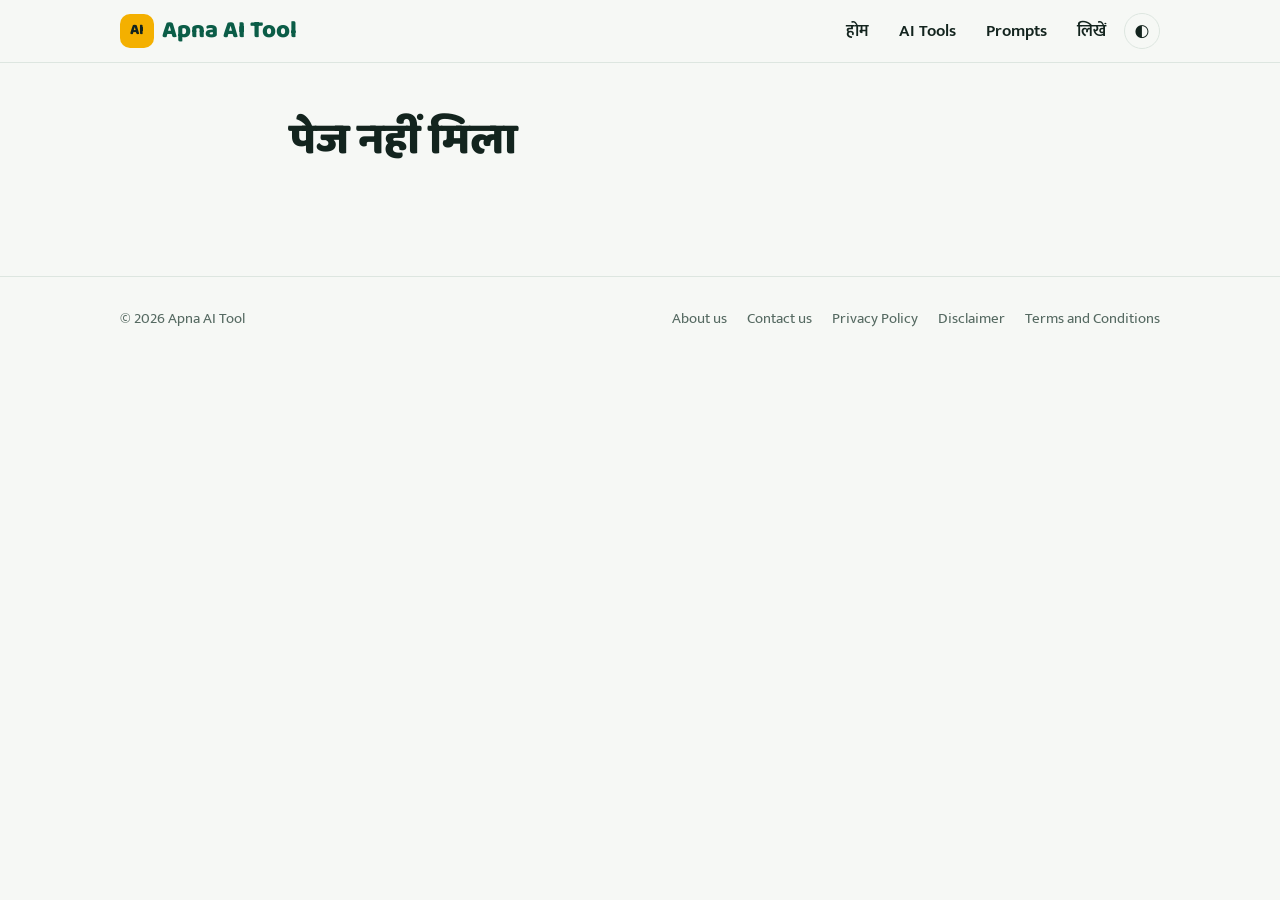
<file: page.html>
<!doctype html>
<html lang="hi">
<head>
<meta charset="utf-8">
<meta name="viewport" content="width=device-width,initial-scale=1">
<title>Apna AI Tool</title>
<meta name="description" content="Apna AI Tool">

<link rel="preconnect" href="https://fonts.googleapis.com"><link rel="preconnect" href="https://fonts.gstatic.com" crossorigin>
<link href="https://fonts.googleapis.com/css2?family=Baloo+2:wght@700;800&family=Mukta:wght@400;600;700&display=swap" rel="stylesheet">
<link rel="stylesheet" href="style.css">
<script>try{document.documentElement.dataset.theme=localStorage.getItem("theme")||(matchMedia("(prefers-color-scheme:dark)").matches?"dark":"light")}catch(e){}</script>
</head>
<body data-page="page">
<main class="wrap"><article id="art" class="art"></article></main>
<script src="posts.js"></script><script src="app.js"></script>
</body>
</html>
</file>
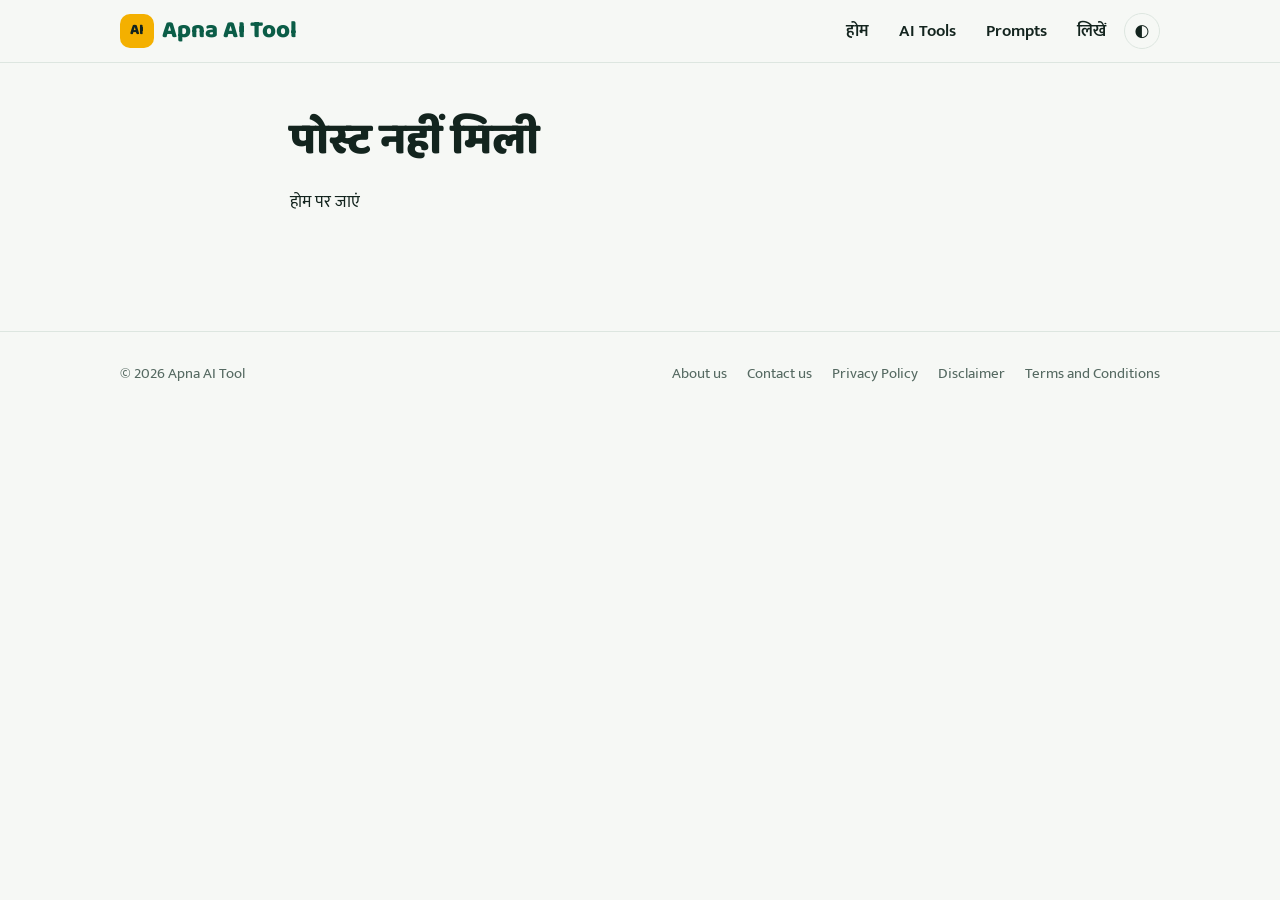
<file: post.html>
<!doctype html>
<html lang="hi">
<head>
<meta charset="utf-8">
<meta name="viewport" content="width=device-width,initial-scale=1">
<title>Apna AI Tool</title>
<meta name="description" content="Apna AI Tool">

<link rel="preconnect" href="https://fonts.googleapis.com"><link rel="preconnect" href="https://fonts.gstatic.com" crossorigin>
<link href="https://fonts.googleapis.com/css2?family=Baloo+2:wght@700;800&family=Mukta:wght@400;600;700&display=swap" rel="stylesheet">
<link rel="stylesheet" href="style.css">
<script>try{document.documentElement.dataset.theme=localStorage.getItem("theme")||(matchMedia("(prefers-color-scheme:dark)").matches?"dark":"light")}catch(e){}</script>
</head>
<body data-page="post">
<main class="wrap"><article id="art" class="art"></article></main>
<script src="posts.js"></script><script src="app.js"></script>
</body>
</html>
</file>
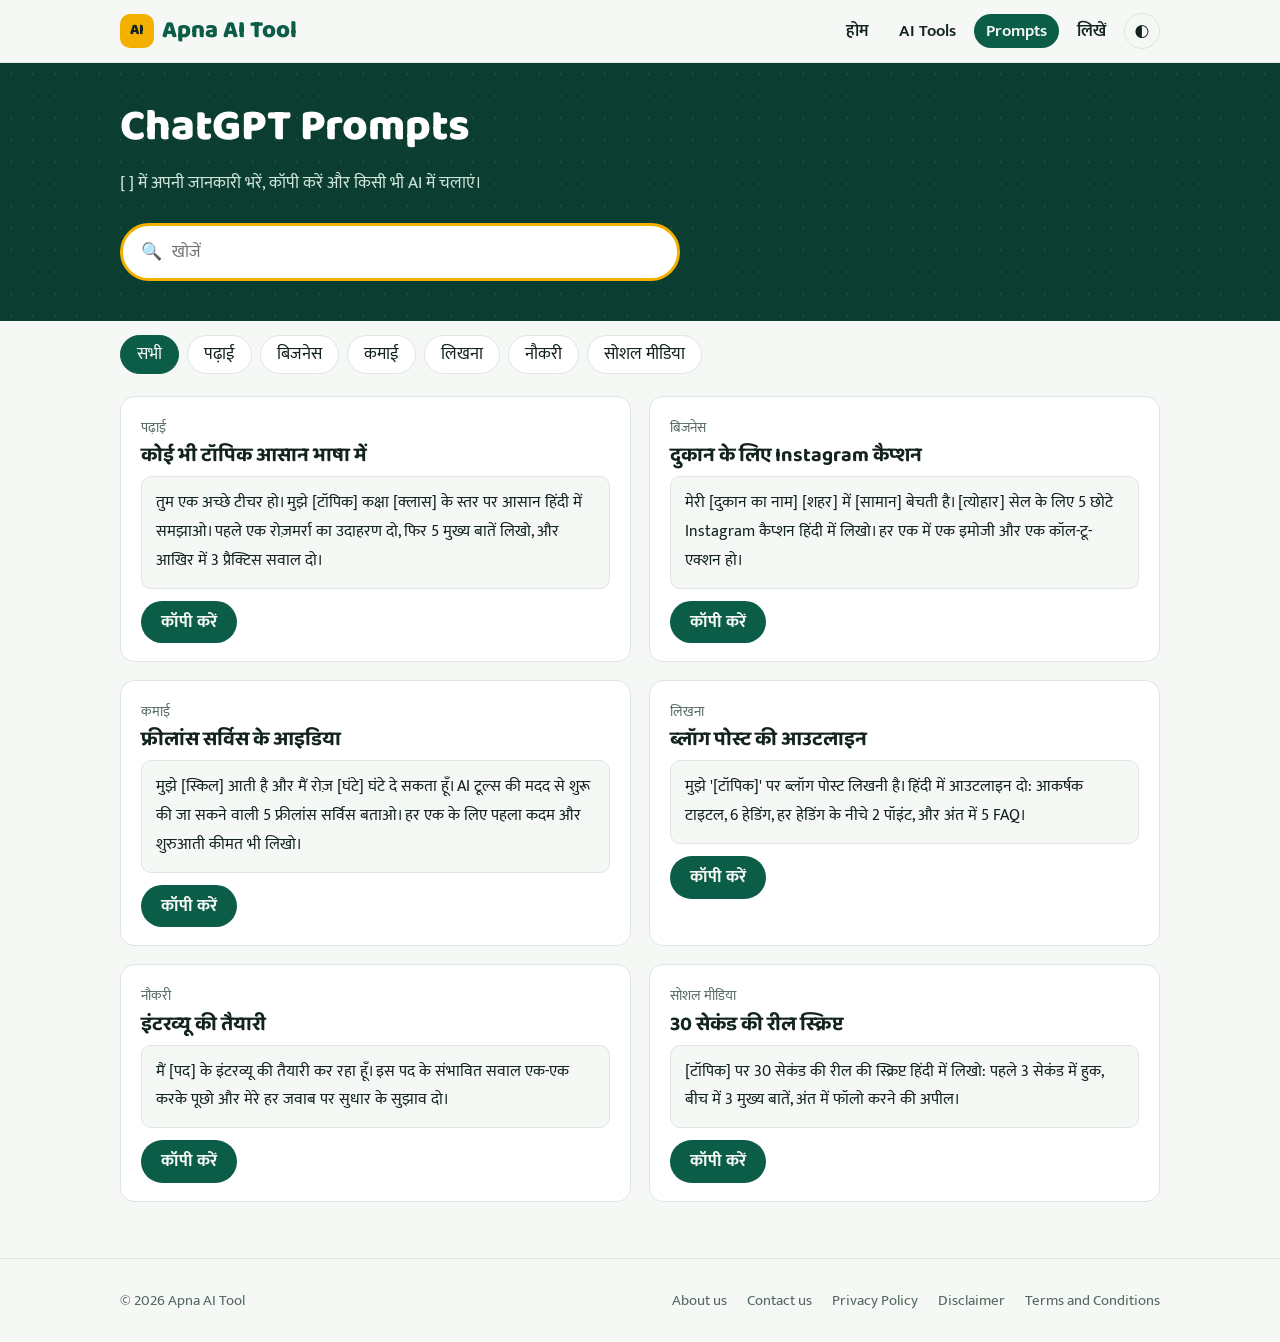
<file: prompts.html>
<!doctype html>
<html lang="hi">
<head>
<meta charset="utf-8">
<meta name="viewport" content="width=device-width,initial-scale=1">
<title>ChatGPT Prompts हिंदी में | Apna AI Tool</title>
<meta name="description" content="कॉपी करके इस्तेमाल करने वाले हिंदी ChatGPT प्रॉम्प्ट्स।">

<link rel="preconnect" href="https://fonts.googleapis.com"><link rel="preconnect" href="https://fonts.gstatic.com" crossorigin>
<link href="https://fonts.googleapis.com/css2?family=Baloo+2:wght@700;800&family=Mukta:wght@400;600;700&display=swap" rel="stylesheet">
<link rel="stylesheet" href="style.css">
<script>try{document.documentElement.dataset.theme=localStorage.getItem("theme")||(matchMedia("(prefers-color-scheme:dark)").matches?"dark":"light")}catch(e){}</script>
</head>
<body data-page="prompts">
<section class="hero small"><div class="wrap"><h1>ChatGPT Prompts</h1><p>[ ] में अपनी जानकारी भरें, कॉपी करें और किसी भी AI में चलाएं।</p><label class="search"><span aria-hidden="true">🔍</span><input id="q" type="search" placeholder="खोजें" aria-label="खोजें"></label></div></section>
<main class="wrap"><div id="chips" class="chips"></div><div id="list" class="pgrid"></div></main>
<script src="posts.js"></script><script src="app.js"></script>
</body>
</html>
</file>
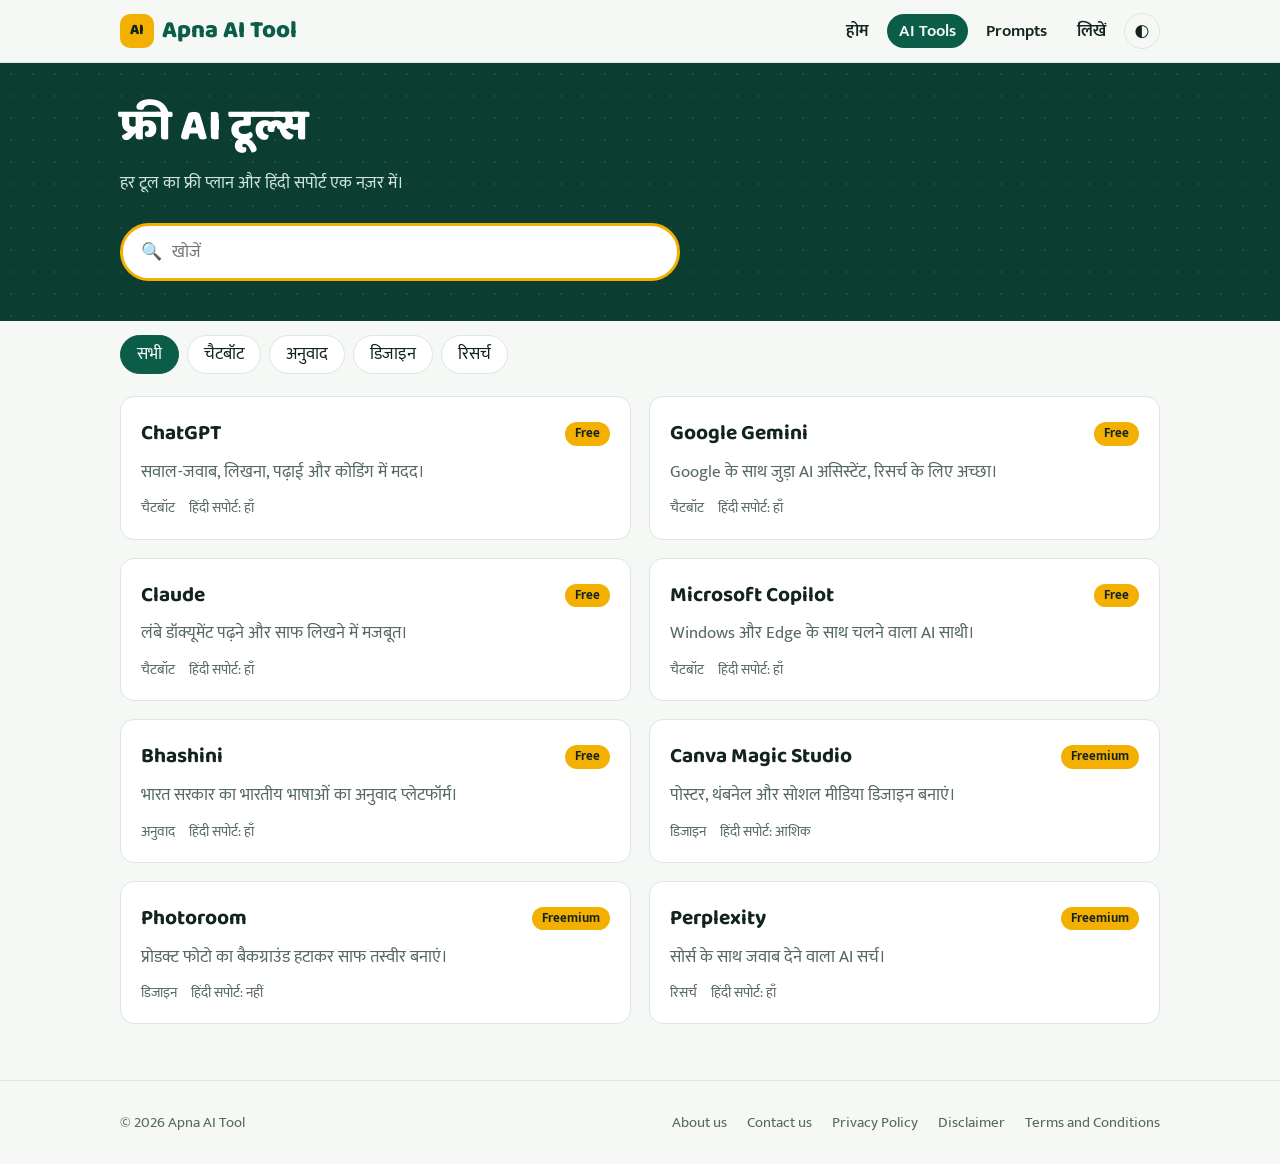
<file: tools.html>
<!doctype html>
<html lang="hi">
<head>
<meta charset="utf-8">
<meta name="viewport" content="width=device-width,initial-scale=1">
<title>फ्री AI टूल्स | Apna AI Tool</title>
<meta name="description" content="हिंदी में काम करने वाले फ्री AI टूल्स की लिस्ट।">

<link rel="preconnect" href="https://fonts.googleapis.com"><link rel="preconnect" href="https://fonts.gstatic.com" crossorigin>
<link href="https://fonts.googleapis.com/css2?family=Baloo+2:wght@700;800&family=Mukta:wght@400;600;700&display=swap" rel="stylesheet">
<link rel="stylesheet" href="style.css">
<script>try{document.documentElement.dataset.theme=localStorage.getItem("theme")||(matchMedia("(prefers-color-scheme:dark)").matches?"dark":"light")}catch(e){}</script>
</head>
<body data-page="tools">
<section class="hero small"><div class="wrap"><h1>फ्री AI टूल्स</h1><p>हर टूल का फ्री प्लान और हिंदी सपोर्ट एक नज़र में।</p><label class="search"><span aria-hidden="true">🔍</span><input id="q" type="search" placeholder="खोजें" aria-label="खोजें"></label></div></section>
<main class="wrap"><div id="chips" class="chips"></div><div id="list" class="tgrid"></div></main>
<script src="posts.js"></script><script src="app.js"></script>
</body>
</html>
</file>
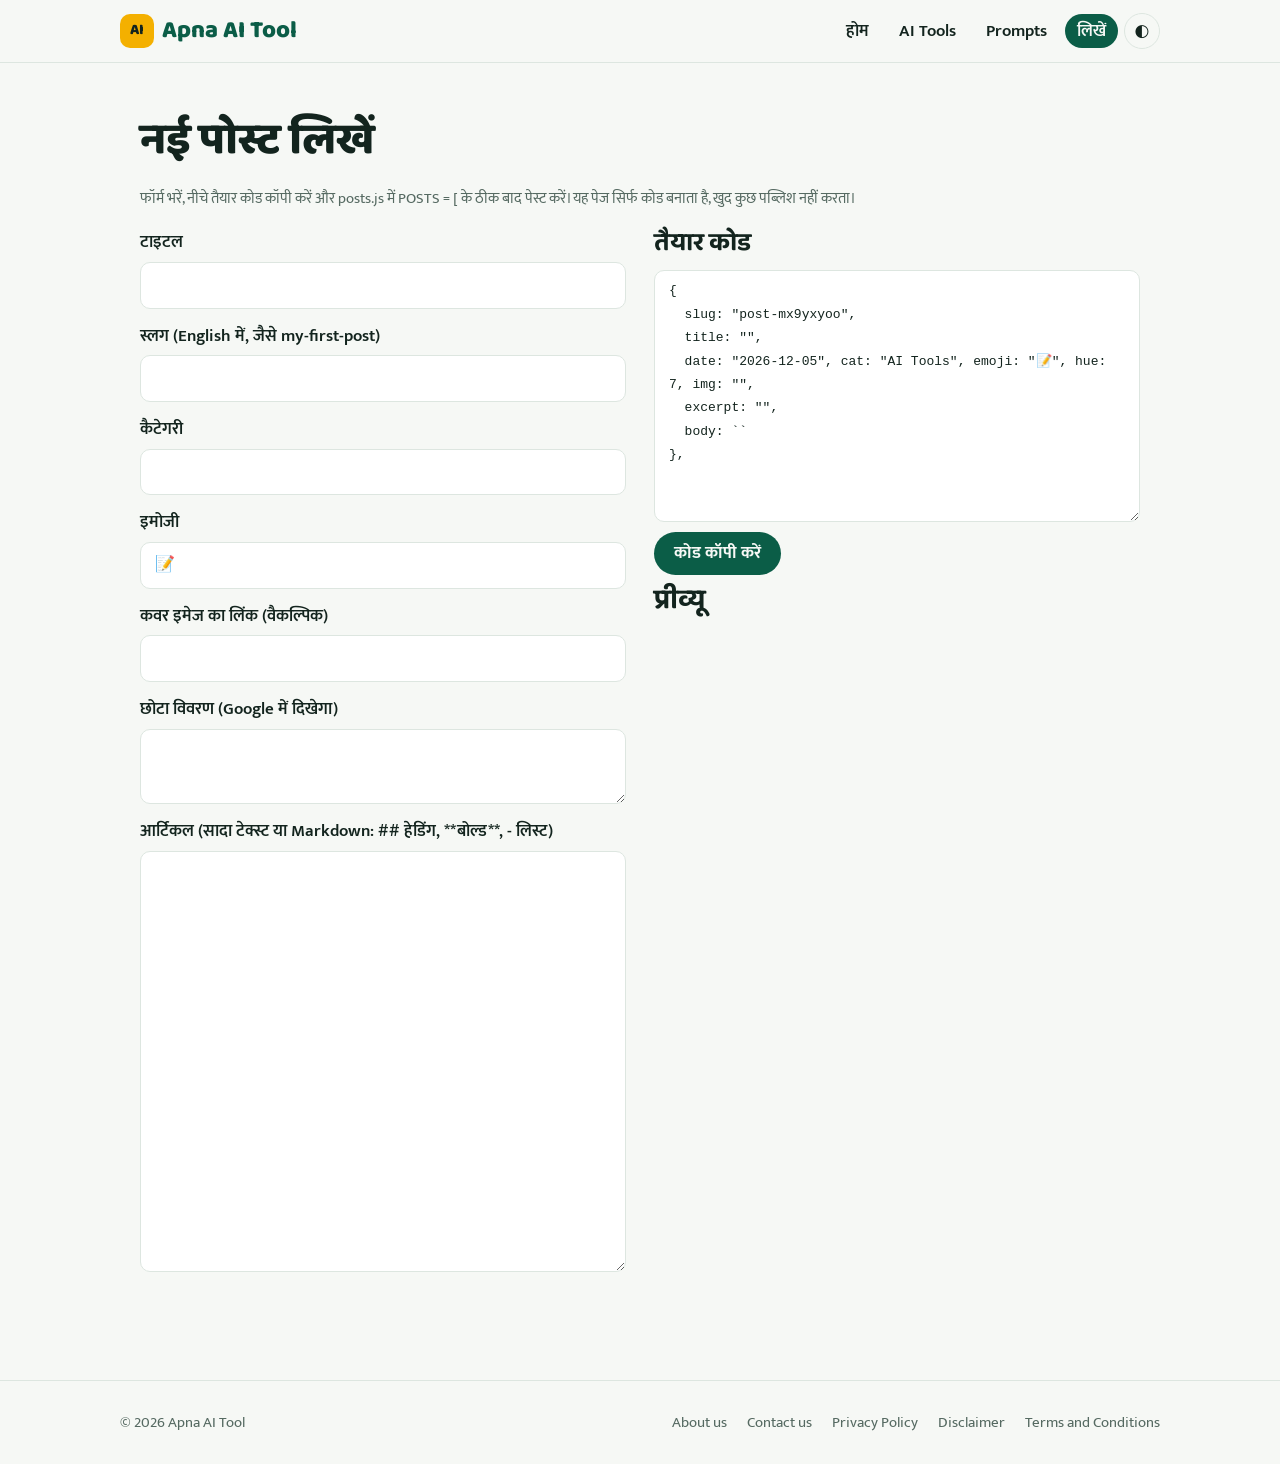
<file: write.html>
<!doctype html>
<html lang="hi">
<head>
<meta charset="utf-8">
<meta name="viewport" content="width=device-width,initial-scale=1">
<title>नई पोस्ट लिखें | Apna AI Tool</title>
<meta name="description" content="पोस्ट बनाने का टूल">
<meta name="robots" content="noindex">
<link rel="preconnect" href="https://fonts.googleapis.com"><link rel="preconnect" href="https://fonts.gstatic.com" crossorigin>
<link href="https://fonts.googleapis.com/css2?family=Baloo+2:wght@700;800&family=Mukta:wght@400;600;700&display=swap" rel="stylesheet">
<link rel="stylesheet" href="style.css">
<script>try{document.documentElement.dataset.theme=localStorage.getItem("theme")||(matchMedia("(prefers-color-scheme:dark)").matches?"dark":"light")}catch(e){}</script>
</head>
<body data-page="write">
<main class="wrap"><div class="art wide"><h1>नई पोस्ट लिखें</h1>
<p class="note">फॉर्म भरें, नीचे तैयार कोड कॉपी करें और posts.js में POSTS = [ के ठीक बाद पेस्ट करें। यह पेज सिर्फ कोड बनाता है, खुद कुछ पब्लिश नहीं करता।</p>
<div class="wgrid"><form id="wf" onsubmit="return false">
<label>टाइटल<input id="w-title"></label>
<label>स्लग (English में, जैसे my-first-post)<input id="w-slug"></label>
<label>कैटेगरी<input id="w-cat" list="cats"><datalist id="cats"></datalist></label>
<label>इमोजी<input id="w-emoji" value="📝"></label>
<label>कवर इमेज का लिंक (वैकल्पिक)<input id="w-img"></label>
<label>छोटा विवरण (Google में दिखेगा)<textarea id="w-ex" rows="2"></textarea></label>
<label>आर्टिकल (सादा टेक्स्ट या Markdown: ## हेडिंग, **बोल्ड**, - लिस्ट)<textarea id="w-body" rows="14"></textarea></label>
</form>
<div><h2>तैयार कोड</h2><textarea id="w-out" readonly rows="10"></textarea><button class="btn copy" id="w-copy">कोड कॉपी करें</button>
<h2 class="sec">प्रीव्यू</h2><div id="w-prev" class="body"></div></div></div></div></main>
<script src="posts.js"></script><script src="app.js"></script>
</body>
</html>
</file>
<file: style.css>
:root{--bg:#F6F8F5;--card:#fff;--ink:#13241E;--mute:#566A62;--pri:#0B5D47;--hero:#0B3D31;--acc:#F4B000;--line:#DDE6E0;--r:14px}
[data-theme=dark]{--bg:#0E1713;--card:#16231D;--ink:#E9F1ED;--mute:#9AAEA5;--pri:#66D9B3;--hero:#0A2A22;--line:#25372E}
*{box-sizing:border-box}
html{scroll-behavior:smooth}
body{margin:0;background:var(--bg);color:var(--ink);font:17px/1.8 Mukta,"Noto Sans Devanagari",system-ui,sans-serif}
h1,h2,h3,.logo{font-family:"Baloo 2",Mukta,sans-serif;line-height:1.3;margin:0}
a{color:inherit;text-decoration:none}
:focus-visible{outline:3px solid var(--acc);outline-offset:2px}
button,input,textarea{font:inherit}
button{cursor:pointer}
.wrap{max-width:1080px;margin:0 auto;padding:0 20px}
#bar{position:fixed;top:0;left:0;height:4px;width:0;background:var(--acc);z-index:20}
.top{position:sticky;top:0;z-index:10;background:var(--bg);border-bottom:1px solid var(--line)}
.top .wrap{display:flex;align-items:center;justify-content:space-between;gap:12px;height:62px}
.logo{display:flex;align-items:center;gap:8px;font-size:24px;font-weight:800;color:var(--pri);white-space:nowrap}
.mark{display:grid;place-items:center;width:34px;height:34px;border-radius:10px;background:var(--acc);color:#13241E;font-size:15px}
.top nav{display:flex;align-items:center;gap:6px;overflow-x:auto}
.top nav a{padding:2px 12px;border-radius:999px;font-weight:600;white-space:nowrap}
.top nav a:hover,.top nav a[aria-current]{background:var(--pri);color:var(--bg)}
#mode{flex:none;background:none;border:1px solid var(--line);color:var(--ink);border-radius:50%;width:36px;height:36px}
.hero{background:var(--hero) radial-gradient(rgba(255,255,255,.07) 1.5px,transparent 1.5px) 0 0/22px 22px;color:#fff;padding:56px 0 64px}
.hero.small{padding:36px 0 40px}
.hero h1{font-size:clamp(34px,6vw,62px);font-weight:800;max-width:12em}
.hero.small h1{font-size:clamp(30px,5vw,44px)}
.hero p{color:#CFE4DA;max-width:34em;margin:12px 0 24px}
.search{display:flex;align-items:center;gap:10px;max-width:560px;padding-left:18px;border:3px solid var(--acc);border-radius:999px;background:#fff;color:#13241E}
.search input{flex:1;min-width:0;border:0;background:none;color:inherit;padding:11px 18px 11px 0}
.search input:focus{outline:none}
.doors{display:grid;grid-template-columns:repeat(3,1fr);gap:14px;margin:-34px 0 36px;position:relative}
.doors a{display:grid;gap:2px;padding:16px 20px;background:var(--card);border:1px solid var(--line);border-top:5px solid hsl(var(--h) 60% 45%);border-radius:var(--r);box-shadow:0 8px 24px rgba(0,0,0,.08)}
.doors span{font-size:30px}
.doors b{font-family:"Baloo 2",sans-serif;font-size:20px}
.doors small{color:var(--mute);line-height:1.5}
.sec{font-size:28px;margin:8px 0 6px}
.chips{display:flex;flex-wrap:wrap;gap:8px;margin:14px 0 22px}
.chip{border:1px solid var(--line);background:var(--card);color:var(--ink);padding:3px 16px;border-radius:999px}
.chip[aria-pressed=true]{background:var(--pri);border-color:var(--pri);color:var(--bg)}
.cover{aspect-ratio:16/9;overflow:hidden}
.cover img{width:100%;height:100%;object-fit:cover;display:block}
.tile{display:grid;place-items:center;font-size:64px;background:hsl(var(--h) 55% 86%)}
[data-theme=dark] .tile{background:hsl(var(--h) 30% 24%)}
.meta{display:flex;flex-wrap:wrap;gap:2px 14px;font-size:14px;color:var(--mute)}
.card,.feat{display:block;background:var(--card);border:1px solid var(--line);overflow:hidden}
.card{border-radius:var(--r)}
.feat{display:grid;grid-template-columns:1.1fr 1fr;border-radius:22px;margin-bottom:22px}
.feat .cover{aspect-ratio:auto;min-height:260px}
.feat .tile{font-size:110px}
.ct{padding:18px 20px}
.feat .ct{padding:28px;align-self:center}
.ct h3{margin:6px 0;font-size:21px}
.feat .ct h3{font-size:clamp(24px,3.4vw,34px)}
.ct p{margin:0;color:var(--mute)}
.grid,.tgrid,.pgrid{display:grid;grid-template-columns:repeat(2,1fr);gap:18px}
.card:hover h3,.feat:hover h3{color:var(--pri)}
.tool,.pr{display:block;background:var(--card);border:1px solid var(--line);border-radius:var(--r);padding:18px 20px}
.tool:hover{border-color:var(--pri)}
.th{display:flex;justify-content:space-between;align-items:center;gap:8px}
.th b{font-family:"Baloo 2",sans-serif;font-size:21px}
.badge{font-size:13px;background:var(--acc);color:#13241E;border-radius:999px;padding:0 10px;font-weight:700}
.tool p{margin:4px 0 8px;color:var(--mute)}
.pr h3{font-size:20px;margin:2px 0 8px}
.pr pre{white-space:pre-wrap;font:inherit;font-size:16px;background:var(--bg);border:1px solid var(--line);border-radius:10px;padding:12px 14px;margin:0 0 12px}
.btn,.copy,.share{display:inline-block;background:var(--pri);color:var(--bg);border:0;border-radius:999px;padding:6px 20px;font-weight:700}
.share{background:#25D366;color:#06361A}
.copy.ok{background:#25D366;color:#06361A}
.empty{color:var(--mute);padding:24px 0}
.cta{display:flex;flex-wrap:wrap;align-items:center;justify-content:space-between;gap:16px;margin:44px 0 0;padding:26px 28px;border-radius:22px;background:var(--hero);color:#fff}
.cta h2{font-size:26px}
.cta p{margin:4px 0 0;color:#CFE4DA}
.cta .btn{background:var(--acc);color:#13241E}
.art{max-width:700px;margin:0 auto;padding:40px 0}
.art.wide{max-width:1000px}
.art h1{font-size:clamp(28px,5vw,44px);font-weight:800;margin:10px 0}
.art .cover{border-radius:var(--r);margin:18px 0}
.toc{background:var(--card);border:1px solid var(--line);border-left:5px solid var(--acc);border-radius:var(--r);padding:12px 20px;margin:22px 0}
.toc b{font-family:"Baloo 2",sans-serif;font-size:19px}
.toc ol{margin:4px 0 0;padding-left:22px}
.toc a:hover{color:var(--pri)}
.body{font-size:19px;line-height:1.95;margin-top:22px}
.body h2{font-size:28px;margin:1.6em 0 .4em;color:var(--pri)}
.body h3{font-size:22px;margin:1.4em 0 .3em}
.body img{max-width:100%;height:auto;border-radius:var(--r)}
.body a{color:var(--pri);text-decoration:underline}
.body table{display:block;overflow-x:auto;border-collapse:collapse}
.body td,.body th{border:1px solid var(--line);padding:8px 12px}
.body th{background:var(--pri);color:var(--bg)}
.acts{display:flex;flex-wrap:wrap;gap:10px;margin-top:26px}
.more{margin-top:44px}
.more h2{font-size:26px;margin-bottom:14px}
.wgrid{display:grid;grid-template-columns:1fr 1fr;gap:28px}
form label{display:block;font-weight:600;margin-bottom:12px}
form input,form textarea,#w-out{width:100%;display:block;margin-top:4px;padding:8px 14px;border:1px solid var(--line);border-radius:10px;background:var(--card);color:var(--ink);font-size:16px}
#w-out{font-family:monospace;font-size:13px;margin:10px 0}
.note{color:var(--mute);font-size:15px}
footer{border-top:1px solid var(--line);margin-top:56px;padding:28px 0;color:var(--mute);font-size:15px}
footer .wrap,footer nav{display:flex;flex-wrap:wrap;gap:8px 20px}
footer .wrap{justify-content:space-between}
#up{position:fixed;right:18px;bottom:18px;width:44px;height:44px;border-radius:50%;border:0;background:var(--acc);color:#13241E;font-size:20px;display:none;z-index:9}
@media(max-width:760px){.doors,.grid,.tgrid,.pgrid,.wgrid,.feat{grid-template-columns:1fr}.feat .cover{min-height:180px}.doors{margin-top:-24px}}
</file>
